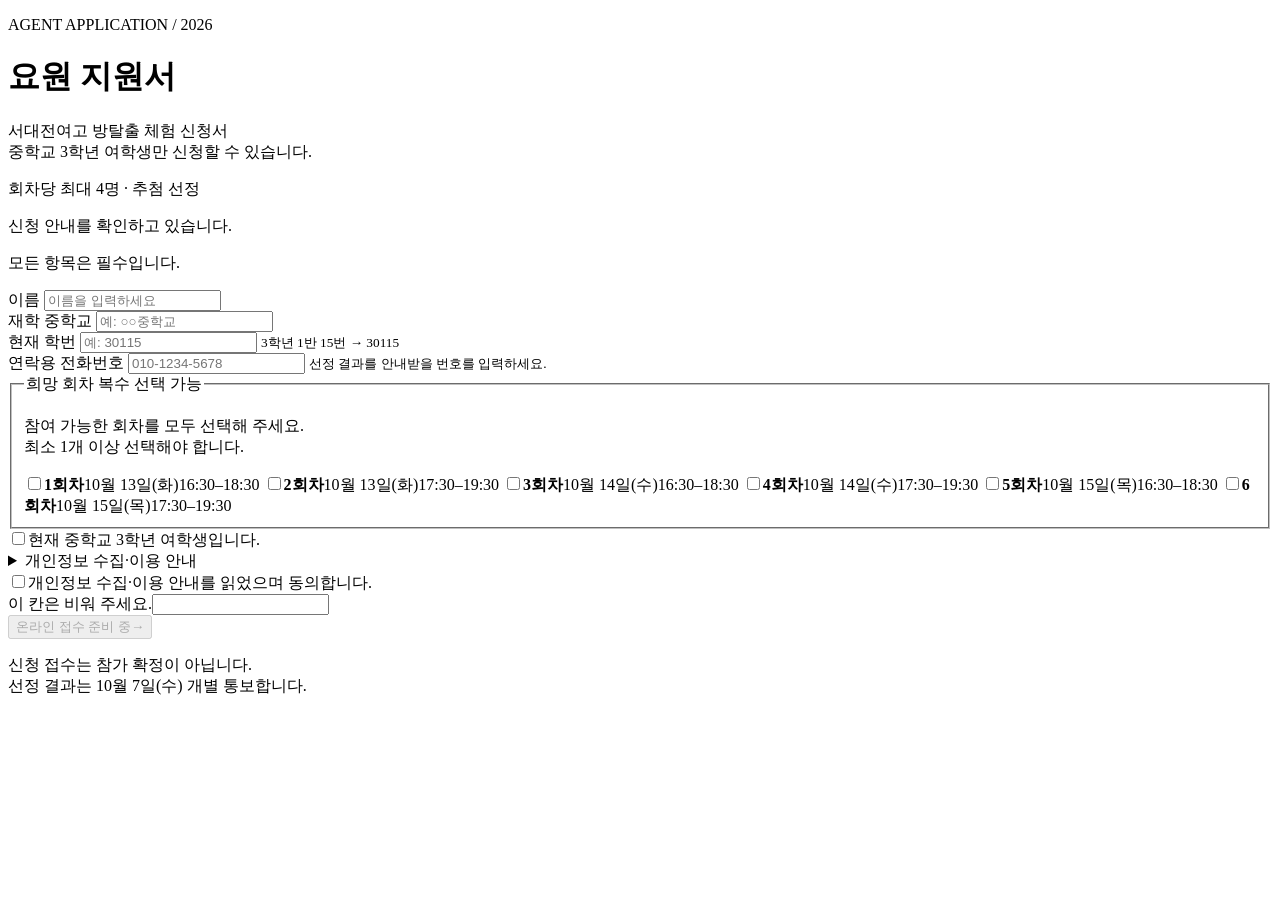
<file: apps-script/Index.html>
<!doctype html>
<html lang="ko">
<head>
  <meta charset="utf-8">
  <meta name="viewport" content="width=device-width, initial-scale=1">
  <title>서대전여고 방탈출 체험 신청서</title>
  <?!= include_('Styles'); ?>
  <script>window.REGISTRATION_BOOTSTRAP = <?!= bootstrap ?>;</script>
</head>
<body>
  <main class="registration">
    <header class="form-header">
      <p class="eyebrow">AGENT APPLICATION / 2026</p>
      <h1>요원 지원서</h1>
      <p>서대전여고 방탈출 체험 신청서<br>중학교 3학년 여학생만 신청할 수 있습니다.</p>
      <span class="capacity">회차당 최대 4명 · 추첨 선정</span>
    </header>

    <p class="notice" id="availability" role="status">신청 안내를 확인하고 있습니다.</p>
    <form id="application-form" aria-describedby="availability" novalidate>
      <p class="required-note">모든 항목은 필수입니다.</p>
      <div class="fields">
        <div class="field">
          <label for="applicant-name">이름</label>
          <input id="applicant-name" name="name" type="text" autocomplete="name" maxlength="40" required placeholder="이름을 입력하세요">
        </div>
        <div class="field">
          <label for="middle-school">재학 중학교</label>
          <input id="middle-school" name="school" type="text" autocomplete="off" maxlength="60" required placeholder="예: ○○중학교">
        </div>
        <div class="field">
          <label for="student-number">현재 학번</label>
          <input id="student-number" name="studentNumber" type="text" inputmode="numeric" autocomplete="off" pattern="3[0-9]{4}" minlength="5" maxlength="5" required placeholder="예: 30115" aria-describedby="student-help">
          <small id="student-help">3학년 1반 15번 → 30115</small>
        </div>
        <div class="field">
          <label for="phone-number">연락용 전화번호</label>
          <input id="phone-number" name="phone" type="tel" inputmode="tel" autocomplete="tel" pattern="010-[0-9]{4}-[0-9]{4}" maxlength="13" required placeholder="010-1234-5678" aria-describedby="phone-help">
          <small id="phone-help">선정 결과를 안내받을 번호를 입력하세요.</small>
        </div>
      </div>

      <fieldset class="sessions" aria-describedby="session-help">
        <legend>희망 회차 <span>복수 선택 가능</span></legend>
        <p id="session-help" class="session-help">참여 가능한 회차를 모두 선택해 주세요.<br><span class="notice-highlight">최소 1개 이상 선택</span>해야 합니다.</p>
        <div class="session-grid">
          <label class="session"><input type="checkbox" name="sessions" value="1"><span><b>1회차</b><span>10월 13일(화)</span><time>16:30–18:30</time></span></label>
          <label class="session"><input type="checkbox" name="sessions" value="2"><span><b>2회차</b><span>10월 13일(화)</span><time>17:30–19:30</time></span></label>
          <label class="session"><input type="checkbox" name="sessions" value="3"><span><b>3회차</b><span>10월 14일(수)</span><time>16:30–18:30</time></span></label>
          <label class="session"><input type="checkbox" name="sessions" value="4"><span><b>4회차</b><span>10월 14일(수)</span><time>17:30–19:30</time></span></label>
          <label class="session"><input type="checkbox" name="sessions" value="5"><span><b>5회차</b><span>10월 15일(목)</span><time>16:30–18:30</time></span></label>
          <label class="session"><input type="checkbox" name="sessions" value="6"><span><b>6회차</b><span>10월 15일(목)</span><time>17:30–19:30</time></span></label>
        </div>
      </fieldset>

      <label class="check"><input type="checkbox" name="eligible" required><span>현재 중학교 3학년 여학생입니다.</span></label>
      <details class="privacy">
        <summary>개인정보 수집·이용 안내</summary>
        <dl>
          <div><dt>수집·이용 주체</dt><dd>서대전여자고등학교</dd></div>
          <div><dt>목적</dt><dd>방탈출 체험 참가 신청 접수, 추첨, 선정 결과 연락 및 참가자 확인</dd></div>
          <div><dt>수집 항목</dt><dd>이름, 재학 중학교, 학번, 연락용 전화번호, 희망 회차, 참가 자격 확인, 동의 여부 및 접수 일시</dd></div>
          <div><dt>보유·이용 기간</dt><dd id="retention-text">학교의 보유 기간을 확인한 후 안내합니다.</dd></div>
          <div><dt>동의 거부</dt><dd>동의를 거부할 수 있으나, 동의하지 않으면 본 신청서를 통한 접수가 어렵습니다.</dd></div>
        </dl>
      </details>
      <label class="check"><input type="checkbox" name="privacyConsent" required><span>개인정보 수집·이용 안내를 읽었으며 동의합니다.</span></label>
      <div class="honeypot" aria-hidden="true"><label for="website">이 칸은 비워 주세요.</label><input id="website" name="website" type="text" tabindex="-1" autocomplete="off"></div>
      <p id="form-error" class="error" role="alert" hidden></p>
      <button id="submit-application" type="submit" disabled><span>온라인 접수 준비 중</span><span aria-hidden="true">→</span></button>
      <p class="submit-note">신청 접수는 참가 확정이 아닙니다.<br><span class="notice-highlight">선정 결과는 10월 7일(수) 개별 통보</span>합니다.</p>
    </form>

    <section id="receipt" class="receipt" tabindex="-1" aria-labelledby="receipt-title" hidden>
      <p class="eyebrow">APPLICATION RECEIVED</p>
      <h2 id="receipt-title">신청이 접수되었습니다.</h2>
      <p>접수번호 <strong id="receipt-id"></strong></p>
      <p id="receipt-session"></p>
      <p>참가 확정은 추첨 후 개별 안내합니다.<br>선정 결과는 10월 7일(수)에 연락드립니다.</p>
      <p class="receipt-tip">이 화면의 접수번호를 따로 보관해 주세요.</p>
    </section>
    <noscript><p class="notice">신청서를 사용하려면 브라우저의 JavaScript를 켜 주세요.</p></noscript>
  </main>
<?!= include_('Client'); ?>
</body>
</html>
</file>
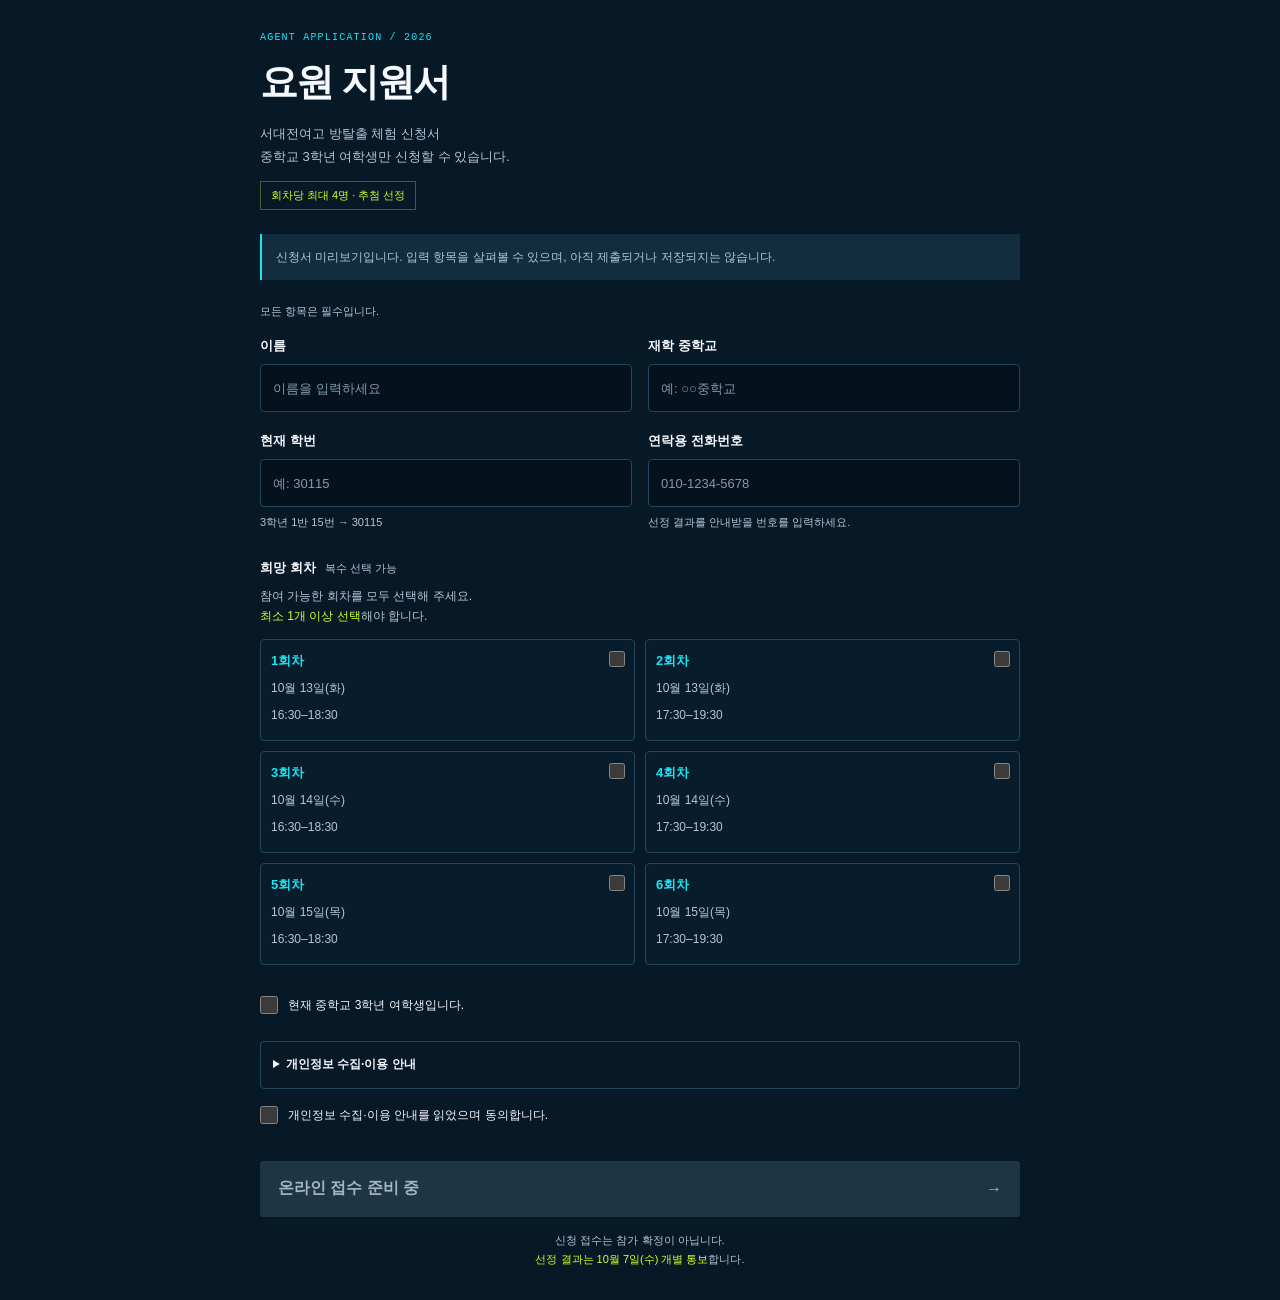
<file: registration/index.html>
<!doctype html>
<html lang="ko">
<head>
  <meta charset="utf-8">
  <meta name="viewport" content="width=device-width, initial-scale=1">
  <title>서대전여고 방탈출 체험 신청서</title>
  <link rel="stylesheet" href="./form.css">
  <!-- APPS_SCRIPT_BOOTSTRAP -->
  <script src="./form.js" defer></script>
</head>
<body>
  <main class="registration">
    <header class="form-header">
      <p class="eyebrow">AGENT APPLICATION / 2026</p>
      <h1>요원 지원서</h1>
      <p>서대전여고 방탈출 체험 신청서<br>중학교 3학년 여학생만 신청할 수 있습니다.</p>
      <span class="capacity">회차당 최대 4명 · 추첨 선정</span>
    </header>

    <p class="notice" id="availability" role="status">신청 안내를 확인하고 있습니다.</p>
    <form id="application-form" aria-describedby="availability" novalidate>
      <p class="required-note">모든 항목은 필수입니다.</p>
      <div class="fields">
        <div class="field">
          <label for="applicant-name">이름</label>
          <input id="applicant-name" name="name" type="text" autocomplete="name" maxlength="40" required placeholder="이름을 입력하세요">
        </div>
        <div class="field">
          <label for="middle-school">재학 중학교</label>
          <input id="middle-school" name="school" type="text" autocomplete="off" maxlength="60" required placeholder="예: ○○중학교">
        </div>
        <div class="field">
          <label for="student-number">현재 학번</label>
          <input id="student-number" name="studentNumber" type="text" inputmode="numeric" autocomplete="off" pattern="3[0-9]{4}" minlength="5" maxlength="5" required placeholder="예: 30115" aria-describedby="student-help">
          <small id="student-help">3학년 1반 15번 → 30115</small>
        </div>
        <div class="field">
          <label for="phone-number">연락용 전화번호</label>
          <input id="phone-number" name="phone" type="tel" inputmode="tel" autocomplete="tel" pattern="010-[0-9]{4}-[0-9]{4}" maxlength="13" required placeholder="010-1234-5678" aria-describedby="phone-help">
          <small id="phone-help">선정 결과를 안내받을 번호를 입력하세요.</small>
        </div>
      </div>

      <fieldset class="sessions" aria-describedby="session-help">
        <legend>희망 회차 <span>복수 선택 가능</span></legend>
        <p id="session-help" class="session-help">참여 가능한 회차를 모두 선택해 주세요.<br><span class="notice-highlight">최소 1개 이상 선택</span>해야 합니다.</p>
        <div class="session-grid">
          <label class="session"><input type="checkbox" name="sessions" value="1"><span><b>1회차</b><span>10월 13일(화)</span><time>16:30–18:30</time></span></label>
          <label class="session"><input type="checkbox" name="sessions" value="2"><span><b>2회차</b><span>10월 13일(화)</span><time>17:30–19:30</time></span></label>
          <label class="session"><input type="checkbox" name="sessions" value="3"><span><b>3회차</b><span>10월 14일(수)</span><time>16:30–18:30</time></span></label>
          <label class="session"><input type="checkbox" name="sessions" value="4"><span><b>4회차</b><span>10월 14일(수)</span><time>17:30–19:30</time></span></label>
          <label class="session"><input type="checkbox" name="sessions" value="5"><span><b>5회차</b><span>10월 15일(목)</span><time>16:30–18:30</time></span></label>
          <label class="session"><input type="checkbox" name="sessions" value="6"><span><b>6회차</b><span>10월 15일(목)</span><time>17:30–19:30</time></span></label>
        </div>
      </fieldset>

      <label class="check"><input type="checkbox" name="eligible" required><span>현재 중학교 3학년 여학생입니다.</span></label>
      <details class="privacy">
        <summary>개인정보 수집·이용 안내</summary>
        <dl>
          <div><dt>수집·이용 주체</dt><dd>서대전여자고등학교</dd></div>
          <div><dt>목적</dt><dd>방탈출 체험 참가 신청 접수, 추첨, 선정 결과 연락 및 참가자 확인</dd></div>
          <div><dt>수집 항목</dt><dd>이름, 재학 중학교, 학번, 연락용 전화번호, 희망 회차, 참가 자격 확인, 동의 여부 및 접수 일시</dd></div>
          <div><dt>보유·이용 기간</dt><dd id="retention-text">학교의 보유 기간을 확인한 후 안내합니다.</dd></div>
          <div><dt>동의 거부</dt><dd>동의를 거부할 수 있으나, 동의하지 않으면 본 신청서를 통한 접수가 어렵습니다.</dd></div>
        </dl>
      </details>
      <label class="check"><input type="checkbox" name="privacyConsent" required><span>개인정보 수집·이용 안내를 읽었으며 동의합니다.</span></label>
      <div class="honeypot" aria-hidden="true"><label for="website">이 칸은 비워 주세요.</label><input id="website" name="website" type="text" tabindex="-1" autocomplete="off"></div>
      <p id="form-error" class="error" role="alert" hidden></p>
      <button id="submit-application" type="submit" disabled><span>온라인 접수 준비 중</span><span aria-hidden="true">→</span></button>
      <p class="submit-note">신청 접수는 참가 확정이 아닙니다.<br><span class="notice-highlight">선정 결과는 10월 7일(수) 개별 통보</span>합니다.</p>
    </form>

    <section id="receipt" class="receipt" tabindex="-1" aria-labelledby="receipt-title" hidden>
      <p class="eyebrow">APPLICATION RECEIVED</p>
      <h2 id="receipt-title">신청이 접수되었습니다.</h2>
      <p>접수번호 <strong id="receipt-id"></strong></p>
      <p id="receipt-session"></p>
      <p>참가 확정은 추첨 후 개별 안내합니다.<br>선정 결과는 10월 7일(수)에 연락드립니다.</p>
      <p class="receipt-tip">이 화면의 접수번호를 따로 보관해 주세요.</p>
    </section>
    <noscript><p class="notice">신청서를 사용하려면 브라우저의 JavaScript를 켜 주세요.</p></noscript>
  </main>
</body>
</html>
</file>
<file: registration/form.css>
:root { color-scheme: dark; --bg: #071827; --panel: #0c2436; --line: #21485a; --cyan: #16e5f3; --lime: #d6ff23; --text: #f5f8fc; --muted: #b3c7d6; }
* { box-sizing: border-box; }
body { margin: 0; background: var(--bg); color: var(--text); font-family: Pretendard, -apple-system, BlinkMacSystemFont, "Segoe UI", sans-serif; word-break: keep-all; }
[hidden] { display: none !important; }
.registration { padding: clamp(18px, 4vw, 30px); max-width: 820px; margin: auto; }
.eyebrow { color: var(--cyan); font: 10px/1.5 Consolas, monospace; letter-spacing: .12em; margin: 0 0 12px; }
h1 { margin: 0 0 14px; font-size: clamp(28px, 6vw, 38px); letter-spacing: -.05em; }
.form-header > p:not(.eyebrow) { color: var(--muted); font-size: 13px; line-height: 1.8; margin: 0 0 12px; }
.capacity { display: inline-block; color: var(--lime); border: 1px solid #4b592e; padding: 6px 10px; font-size: 11px; }
.notice { padding: 13px 14px; background: #112d3e; border-left: 2px solid var(--cyan); color: var(--muted); font-size: 12px; line-height: 1.7; margin: 24px 0; }
.required-note { font-size: 11px; color: var(--muted); margin: 0 0 18px; }
.fields { display: grid; grid-template-columns: repeat(2, minmax(0, 1fr)); gap: 20px 16px; }
.field { min-width: 0; }
.field label, legend { display: block; font-size: 13px; font-weight: 650; margin-bottom: 9px; }
input, button { font: inherit; }
.field input { display: block; width: 100%; min-height: 48px; padding: 12px; background: #06111e; border: 1px solid var(--line); border-radius: 4px; color: var(--text); font-size: 16px; transition: border-color .2s, box-shadow .2s; }
.field input::placeholder { color: #819baa; font-size: 13px; }
input:focus-visible, button:focus-visible, summary:focus-visible { outline: 2px solid var(--cyan); outline-offset: 3px; }
.field input:focus { border-color: var(--cyan); box-shadow: 0 0 0 3px #16e5f30d; }
.field small { display: block; color: var(--muted); font-size: 11px; line-height: 1.6; margin-top: 7px; }
fieldset { border: 0; padding: 0; margin: 27px 0 20px; min-width: 0; }
legend { padding: 0; }
legend span { color: var(--muted); font-size: 11px; font-weight: 400; margin-left: 6px; }
.session-help { margin: 0 0 12px; color: var(--muted); font-size: 12px; line-height: 1.7; }
.notice-highlight { color: var(--lime); }
.session-grid { display: grid; grid-template-columns: repeat(2, minmax(0, 1fr)); gap: 10px; }
.session { position: relative; cursor: pointer; }
.session > input { position: absolute; top: 12px; right: 10px; width: 16px; height: 16px; margin: 0; accent-color: var(--cyan); }
.session > span { display: grid; gap: 5px; min-height: 102px; padding: 12px 10px; border: 1px solid var(--line); border-radius: 4px; background: #081c2b; transition: border-color .2s, background .2s; }
.session b { color: var(--cyan); font-size: 13px; padding-right: 22px; }
.session span span, .session time { font-size: 12px; color: var(--muted); font-variant-numeric: tabular-nums; }
.session input:checked + span { border-color: var(--cyan); background: #103441; box-shadow: inset 0 0 0 1px var(--cyan); }
.session input:focus-visible + span { outline: 2px solid var(--lime); outline-offset: 3px; }
.check { display: flex; align-items: flex-start; gap: 10px; min-height: 44px; padding: 10px 0; font-size: 12px; line-height: 1.7; cursor: pointer; }
.check input { flex: 0 0 auto; width: 18px; height: 18px; margin: 1px 0 0; accent-color: var(--cyan); }
.privacy { margin: 12px 0 6px; border: 1px solid var(--line); border-radius: 4px; }
summary { cursor: pointer; padding: 14px 12px; min-height: 46px; font-size: 12px; font-weight: 600; }
.privacy dl { padding: 0 12px 12px; margin: 0; font-size: 11px; line-height: 1.8; }
.privacy dl div + div { margin-top: 10px; }
.privacy dt { color: var(--cyan); }.privacy dd { margin: 2px 0 0; color: var(--muted); }
.honeypot { position: absolute; width: 1px; height: 1px; overflow: hidden; clip-path: inset(50%); }
.error { border: 1px solid #df927b; background: #322b2c; padding: 12px; font-size: 13px; color: #ffd3c8; line-height: 1.7; }
button[type=submit] { display: flex; justify-content: space-between; align-items: center; gap: 12px; width: 100%; min-height: 56px; margin-top: 22px; border: 0; border-radius: 3px; padding: 14px 18px; background: var(--lime); color: #071018; font-weight: 750; cursor: pointer; transition: filter .2s, transform .2s; }
button[type=submit]:hover:not(:disabled) { filter: brightness(1.08); transform: translateY(-1px); }
button[type=submit]:active:not(:disabled) { transform: scale(.99); }
button[type=submit]:disabled { background: #1d3545; color: #a4b6c1; cursor: not-allowed; }
.submit-note { text-align: center; font-size: 11px; line-height: 1.8; color: var(--muted); margin: 14px 0 0; }
.receipt { margin-top: 24px; padding: 26px 18px; border: 1px solid var(--cyan); background: #0b2939; }
.receipt h2 { font-size: 23px; line-height: 1.4; letter-spacing: -.03em; }
.receipt p { font-size: 13px; line-height: 1.8; }
.receipt strong { display: block; color: var(--lime); font: 700 16px/1.8 Consolas, monospace; overflow-wrap: anywhere; }
.receipt-tip { color: var(--muted); }
@media (max-width: 420px) { .fields { grid-template-columns: minmax(0, 1fr); } }
@media (prefers-reduced-motion: reduce) { *, *::before, *::after { transition: none !important; } }
</file>
